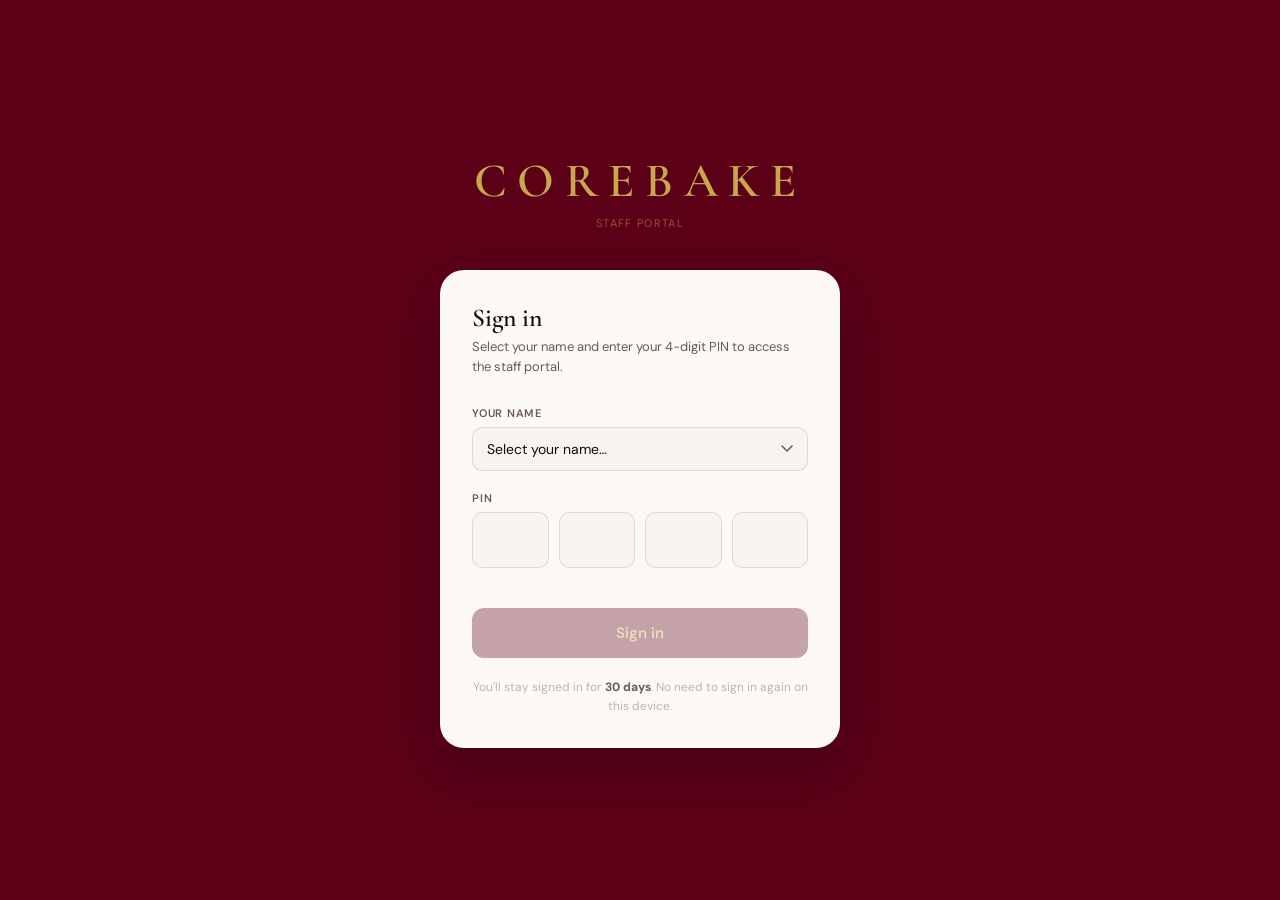
<file: index.html>
<!DOCTYPE html>
<html lang="en">
<head>
<script>
// ─── SESSION GUARD ───
(function(){
  var SESSION_KEY = 'cb_session';
  var PAGE = window.location.pathname.split('/').pop() || 'index.html';
  try {
    var s = JSON.parse(localStorage.getItem(SESSION_KEY));
    if (!s || !s.name || !s.expiry || Date.now() > s.expiry) {
      localStorage.removeItem(SESSION_KEY);
      window.location.replace('login.html?redirect=' + encodeURIComponent(PAGE));
    }
  } catch(e) {
    window.location.replace('login.html?redirect=' + encodeURIComponent(PAGE));
  }
})();
</script>

<meta charset="UTF-8">
<meta name="viewport" content="width=device-width, initial-scale=1.0">
<title>Corebake — Staff Schedule</title>
<link href="https://fonts.googleapis.com/css2?family=Cormorant+Garamond:wght@400;500;600&family=DM+Sans:wght@300;400;500;600&display=swap" rel="stylesheet">
<style>
  :root {
    --bg:         #F7F3EE;
    --warm-white: #FDFAF6;
    --brand:      #5c0018;
    --brand-deep: #3d0010;
    --brand-mid:  #7a0020;
    --gold:       #C9A84C;
    --gold-light: #F5EDD6;
    --gold-pale:  #FBF7ED;
    --gold-dark:  #8B6914;
    --teal:       #2D6E6E;
    --teal-light: #D4EAEA;
    --rose:       #A03030;
    --rose-pale:  #F8EAEA;
    --slate:      #4A5568;
    --slate-light:#EDF0F5;
    --ink:        #1A0A0E;
    --ink-muted:  #6B5560;
    --ink-faint:  #C4AEB6;
    --border:     rgba(92,0,24,0.12);
    --shadow:     0 1px 3px rgba(92,0,24,0.08), 0 4px 16px rgba(92,0,24,0.05);
  }

  * { margin: 0; padding: 0; box-sizing: border-box; }

  body {
    font-family: 'DM Sans', sans-serif;
    background: var(--bg);
    color: var(--ink);
    min-height: 100vh;
  }

  /* ─── HEADER ─── */
  header {
    background: var(--brand);
    color: var(--gold);
    padding: 0 2rem;
    display: flex;
    align-items: center;
    justify-content: space-between;
    height: 68px;
    position: sticky;
    top: 0;
    z-index: 100;
    border-bottom: 1px solid rgba(201,168,76,0.15);
  }

  .logo {
    font-family: 'Cormorant Garamond', serif;
    font-size: 1.6rem;
    font-weight: 600;
    letter-spacing: 0.18em;
    text-transform: uppercase;
    color: var(--gold);
    display: flex;
    align-items: center;
    gap: 0;
  }

  .logo-icon { display: none; }

  .header-right {
    display: flex;
    align-items: center;
    gap: 12px;
  }

  .week-nav {
    display: flex;
    align-items: center;
    gap: 8px;
    font-size: 13px;
    color: rgba(201,168,76,0.7);
  }

  .week-nav button {
    background: rgba(201,168,76,0.12);
    border: 1px solid rgba(201,168,76,0.25);
    color: var(--gold);
    border-radius: 6px;
    width: 28px; height: 28px;
    cursor: pointer;
    font-size: 14px;
    display: flex; align-items: center; justify-content: center;
    transition: background 0.15s;
  }

  .week-nav button:hover { background: rgba(201,168,76,0.22); }

  .week-label {
    font-weight: 500;
    color: var(--gold);
    font-size: 13px;
    min-width: 120px;
    text-align: center;
  }

  .btn-print {
    background: var(--gold);
    color: var(--brand);
    border: none;
    padding: 7px 16px;
    border-radius: 8px;
    font-family: 'DM Sans', sans-serif;
    font-size: 13px;
    font-weight: 600;
    cursor: pointer;
    transition: opacity 0.15s;
  }
  .btn-print:hover { opacity: 0.85; }

  /* ─── MAIN ─── */
  main {
    max-width: 1300px;
    margin: 0 auto;
    padding: 2rem 1.5rem 4rem;
  }

  /* ─── SUMMARY CARDS ─── */
  .summary-row {
    display: grid;
    grid-template-columns: repeat(auto-fit, minmax(140px, 1fr));
    gap: 12px;
    margin-bottom: 2rem;
  }

  .summary-card {
    background: var(--warm-white);
    border: 1px solid var(--border);
    border-radius: 12px;
    padding: 1rem 1.25rem;
  }

  .summary-card .label {
    font-size: 11px;
    font-weight: 500;
    color: var(--ink-muted);
    text-transform: uppercase;
    letter-spacing: 0.06em;
    margin-bottom: 4px;
  }

  .summary-card .value {
    font-size: 26px;
    font-family: 'Cormorant Garamond', serif;
    font-weight: 600;
    color: var(--brand);
    line-height: 1;
  }

  .summary-card .sub {
    font-size: 11px;
    color: var(--ink-faint);
    margin-top: 4px;
  }

  /* ─── TABS ─── */
  .view-tabs {
    display: flex;
    gap: 4px;
    margin-bottom: 1.5rem;
    background: var(--warm-white);
    border: 1px solid var(--border);
    border-radius: 10px;
    padding: 4px;
    width: fit-content;
  }

  .tab-btn {
    background: none;
    border: none;
    padding: 7px 18px;
    border-radius: 7px;
    font-family: 'DM Sans', sans-serif;
    font-size: 13px;
    font-weight: 500;
    color: var(--ink-muted);
    cursor: pointer;
    transition: all 0.15s;
  }

  .tab-btn.active {
    background: var(--brand);
    color: var(--gold);
  }

  /* ─── SCHEDULE GRID ─── */
  .schedule-container {
    background: var(--warm-white);
    border: 1px solid var(--border);
    border-radius: 16px;
    overflow: hidden;
    box-shadow: var(--shadow);
  }

  .schedule-table {
    width: 100%;
    border-collapse: collapse;
  }

  .schedule-table thead tr {
    background: var(--brand);
    color: var(--gold);
  }

  .schedule-table thead th {
    padding: 14px 12px;
    text-align: center;
    font-size: 12px;
    font-weight: 500;
    letter-spacing: 0.03em;
  }

  .schedule-table thead th:first-child {
    text-align: left;
    padding-left: 20px;
    width: 180px;
  }

  .schedule-table thead th .day-name {
    font-family: 'Cormorant Garamond', serif;
    font-weight: 600;
    font-size: 20px;
    display: block;
    line-height: 1;
    color: var(--gold);
  }

  .schedule-table thead th .day-sub {
    font-size: 10px;
    opacity: 0.6;
    margin-top: 2px;
    display: block;
  }

  .schedule-table thead th.today-header {
    background: var(--gold);
    color: var(--brand);
  }

  .schedule-table thead th.today-header .day-name { color: var(--brand); }

  /* Section dividers */
  .section-row td {
    background: rgba(92,0,24,0.04);
    padding: 8px 20px 4px;
    font-size: 10px;
    font-weight: 600;
    text-transform: uppercase;
    letter-spacing: 0.08em;
    color: var(--brand-mid);
    border-top: 1px solid var(--border);
  }

  /* Staff rows */
  .staff-row {
    border-bottom: 1px solid rgba(92,0,24,0.05);
    transition: background 0.1s;
  }

  .staff-row:hover { background: var(--gold-pale); }

  .staff-cell {
    padding: 12px 20px;
    vertical-align: middle;
  }

  .staff-name {
    font-size: 14px;
    font-weight: 500;
    color: var(--ink);
  }

  .staff-role {
    font-size: 11px;
    color: var(--ink-muted);
    margin-top: 1px;
  }

  .shift-cell {
    padding: 8px 6px;
    text-align: center;
    vertical-align: middle;
  }

  /* ─── SHIFT CHIPS ─── */
  .chip {
    display: inline-flex;
    flex-direction: column;
    align-items: center;
    justify-content: center;
    border-radius: 8px;
    padding: 6px 10px;
    font-size: 11px;
    font-weight: 500;
    min-width: 80px;
    cursor: pointer;
    transition: transform 0.1s, opacity 0.1s;
    line-height: 1.3;
    user-select: none;
    position: relative;
  }

  .chip:hover { transform: scale(1.04); }
  .chip:active { transform: scale(0.97); }

  .chip.am {
    background: var(--teal-light);
    color: var(--teal);
    border: 1px solid rgba(45,110,110,0.2);
  }

  .chip.pm {
    background: var(--gold-light);
    color: #8B6914;
    border: 1px solid rgba(196,154,60,0.2);
  }

  .chip.full {
    background: var(--slate-light);
    color: var(--slate);
    border: 1px solid rgba(74,85,104,0.2);
  }

  .chip.off {
    background: var(--rose-pale);
    color: var(--rose);
    border: 1px solid rgba(160,48,48,0.15);
    font-style: italic;
  }

  .chip .chip-time {
    font-size: 9px;
    opacity: 0.7;
    margin-top: 1px;
    font-weight: 400;
  }

  /* ─── STAFF VIEW ─── */
  #view-staff { display: none; }

  .staff-cards {
    display: grid;
    grid-template-columns: repeat(auto-fill, minmax(280px, 1fr));
    gap: 16px;
  }

  .staff-card {
    background: var(--warm-white);
    border: 1px solid var(--border);
    border-radius: 16px;
    overflow: hidden;
    box-shadow: var(--shadow);
    animation: fadeUp 0.3s ease both;
  }

  @keyframes fadeUp {
    from { opacity: 0; transform: translateY(10px); }
    to { opacity: 1; transform: translateY(0); }
  }

  .staff-card-header {
    padding: 1rem 1.25rem;
    display: flex;
    align-items: center;
    gap: 12px;
    border-bottom: 1px solid var(--border);
  }

  .avatar {
    width: 42px; height: 42px;
    border-radius: 50%;
    display: flex; align-items: center; justify-content: center;
    font-family: 'DM Serif Display', serif;
    font-size: 16px;
    flex-shrink: 0;
  }

  .avatar.kitchen { background: var(--teal-light); color: var(--teal); }
  .avatar.bar { background: var(--gold-light); color: #8B6914; }
  .avatar.floor { background: var(--slate-light); color: var(--slate); }

  .staff-card-body {
    padding: 0.75rem 1.25rem 1rem;
  }

  .week-chips {
    display: flex;
    gap: 6px;
    flex-wrap: wrap;
  }

  .mini-chip {
    font-size: 10px;
    font-weight: 500;
    padding: 3px 8px;
    border-radius: 5px;
  }

  .mini-chip.am { background: var(--teal-light); color: var(--teal); }
  .mini-chip.pm { background: var(--gold-light); color: #8B6914; }
  .mini-chip.full { background: var(--slate-light); color: var(--slate); }
  .mini-chip.off { background: var(--rose-pale); color: var(--rose); }

  /* ─── MODAL ─── */
  .modal-overlay {
    display: none;
    position: fixed;
    inset: 0;
    background: rgba(26,23,20,0.5);
    z-index: 200;
    align-items: center;
    justify-content: center;
  }

  .modal-overlay.open { display: flex; }

  .modal {
    background: var(--warm-white);
    border-radius: 20px;
    padding: 2rem;
    width: 340px;
    max-width: 90vw;
    box-shadow: 0 20px 60px rgba(26,23,20,0.2);
    animation: popIn 0.2s ease;
  }

  @keyframes popIn {
    from { opacity: 0; transform: scale(0.94); }
    to { opacity: 1; transform: scale(1); }
  }

  .modal h3 {
    font-family: 'DM Serif Display', serif;
    font-size: 1.3rem;
    margin-bottom: 4px;
  }

  .modal .modal-sub {
    font-size: 12px;
    color: var(--ink-muted);
    margin-bottom: 1.5rem;
  }

  .shift-options {
    display: grid;
    grid-template-columns: 1fr 1fr;
    gap: 10px;
    margin-bottom: 1.5rem;
  }

  .shift-option {
    border: 2px solid var(--border);
    border-radius: 12px;
    padding: 14px 10px;
    text-align: center;
    cursor: pointer;
    transition: all 0.15s;
    font-family: 'DM Sans', sans-serif;
  }

  .shift-option:hover { border-color: var(--ink); }
  .shift-option.selected { border-color: var(--ink); background: var(--gold-pale); }

  .shift-option .opt-label { font-size: 13px; font-weight: 600; color: var(--ink); }
  .shift-option .opt-time { font-size: 10px; color: var(--ink-muted); margin-top: 2px; }

  .modal-actions {
    display: flex;
    gap: 8px;
    justify-content: flex-end;
  }

  .btn-cancel {
    background: none;
    border: 1px solid var(--border);
    border-radius: 8px;
    padding: 9px 18px;
    font-family: 'DM Sans', sans-serif;
    font-size: 13px;
    cursor: pointer;
    color: var(--ink-muted);
    transition: background 0.15s;
  }

  .btn-cancel:hover { background: var(--cream); }

  .btn-save {
    background: var(--ink);
    border: none;
    border-radius: 8px;
    padding: 9px 20px;
    font-family: 'DM Sans', sans-serif;
    font-size: 13px;
    font-weight: 500;
    color: var(--warm-white);
    cursor: pointer;
    transition: opacity 0.15s;
  }

  .btn-save:hover { opacity: 0.8; }

  /* ─── LEGEND ─── */
  .legend {
    display: flex;
    gap: 20px;
    flex-wrap: wrap;
    align-items: center;
    margin-top: 1.5rem;
    padding: 1rem 1.25rem;
    background: var(--warm-white);
    border: 1px solid var(--border);
    border-radius: 12px;
  }

  .legend-label { font-size: 11px; font-weight: 600; color: var(--ink-muted); text-transform: uppercase; letter-spacing: 0.05em; }

  .legend-item {
    display: flex;
    align-items: center;
    gap: 7px;
    font-size: 12px;
    color: var(--ink-muted);
  }

  .legend-dot {
    width: 22px; height: 10px;
    border-radius: 3px;
  }

  .note {
    margin-top: 1rem;
    font-size: 12px;
    color: var(--ink-muted);
    padding-left: 4px;
  }

  /* ─── PORTAL BUTTONS ─── */
  .portal-buttons {
    display: flex;
    gap: 10px;
    margin-bottom: 1.75rem;
    flex-wrap: wrap;
  }

  .portal-btn {
    display: inline-flex;
    align-items: center;
    gap: 7px;
    padding: 10px 18px;
    border-radius: 10px;
    font-family: 'DM Sans', sans-serif;
    font-size: 13px;
    font-weight: 500;
    text-decoration: none;
    cursor: pointer;
    border: none;
    transition: opacity 0.15s, transform 0.1s;
  }
  .portal-btn:active { transform: scale(0.97); }
  .portal-btn:hover  { opacity: 0.85; }

  .portal-btn.overtime {
    background: var(--gold);
    color: var(--brand);
    font-weight: 600;
  }

  .portal-btn.dayoff {
    background: var(--brand);
    color: var(--gold);
    border: 1px solid rgba(201,168,76,0.3);
  }

  .portal-btn.attendance {
    background: var(--warm-white);
    color: var(--brand);
    border: 1.5px solid var(--border);
    font-weight: 600;
  }

  .portal-btn.stock {
    background: #2D6E6E;
    color: #F5EDD6;
    border: 1px solid rgba(245,237,214,0.2);
    font-weight: 600;
  }

  .portal-btn.recipe {
    background: var(--gold);
    color: var(--brand);
    border: 1px solid rgba(92,0,24,0.15);
    font-weight: 600;
  }

  .portal-btn.disabled {
    opacity: 0.45;
    cursor: not-allowed;
    pointer-events: none;
  }
  .portal-btn.disabled:active { transform: none; }
  .portal-btn.disabled::after {
    content: 'Soon';
    margin-left: 6px;
    background: rgba(255,255,255,0.18);
    padding: 2px 7px;
    border-radius: 30px;
    font-size: 10px;
    font-weight: 500;
    text-transform: uppercase;
    letter-spacing: 0.05em;
  }

  .portal-btn-icon { font-size: 15px; }

  /* ─── LEGEND ─── */
  .legend {
    display: flex;
    gap: 20px;
    flex-wrap: wrap;
    align-items: center;
    margin-top: 1.5rem;
    padding: 1rem 1.25rem;
    background: var(--warm-white);
    border: 1px solid var(--border);
    border-radius: 12px;
  }

  .legend-label { font-size: 11px; font-weight: 600; color: var(--ink-muted); text-transform: uppercase; letter-spacing: 0.05em; }

  .legend-item {
    display: flex;
    align-items: center;
    gap: 7px;
    font-size: 12px;
    color: var(--ink-muted);
  }

  .legend-dot { width: 22px; height: 10px; border-radius: 3px; }

  .note {
    margin-top: 1rem;
    font-size: 12px;
    color: var(--ink-muted);
    padding-left: 4px;
  }

  /* ─── AVATAR ─── */
  .avatar.kitchen { background: var(--teal-light); color: var(--teal); }
  .avatar.bar     { background: var(--gold-light); color: var(--gold-dark); }
  .avatar.floor   { background: var(--slate-light); color: var(--slate); }

  /* ─── PRINT ─── */
  @media print {
    header { position: static; background: white; }
    .view-tabs, .btn-print, .modal-overlay, .note, .portal-buttons { display: none !important; }
    .chip { cursor: default; }
    body { background: white; }
    main { padding: 1rem; }
    .schedule-table thead tr { background: #5c0018 !important; -webkit-print-color-adjust: exact; }
  }

  /* ─── MOBILE ─── */
  @media (max-width: 768px) {
    header { padding: 0 1rem; height: 60px; }
    .logo { font-size: 1.3rem; letter-spacing: 0.14em; }
    .week-nav .week-label { font-size: 12px; min-width: 80px; }
    main { padding: 1rem 0.75rem 3rem; }

    /* Scrollable week table — stays visible on mobile */
    .schedule-container {
      overflow-x: auto;
      -webkit-overflow-scrolling: touch;
      border-radius: 12px;
    }
    .schedule-table { min-width: 560px; }
    .schedule-table thead th { padding: 10px 6px; }
    .schedule-table thead th:first-child { width: 110px; padding-left: 10px; }
    .schedule-table thead th .day-name { font-size: 16px; }
    .staff-cell { padding: 10px 10px; }
    .staff-name { font-size: 13px; }
    .staff-role { font-size: 10px; }
    .shift-cell { padding: 6px 4px; }
    .chip { min-width: 58px; font-size: 10px; padding: 5px 5px; }
    .chip .chip-time { display: none; }

    /* Scroll hint */
    .schedule-container::after {
      content: '';
      position: absolute;
      right: 0; top: 0; bottom: 0;
      width: 28px;
      background: linear-gradient(to right, transparent, rgba(249,243,238,0.8));
      pointer-events: none;
      border-radius: 0 12px 12px 0;
    }
    .schedule-wrap { position: relative; }

    .summary-row { grid-template-columns: repeat(2, 1fr); }
    .summary-card .value { font-size: 22px; }

    .portal-buttons { gap: 8px; display: grid; grid-template-columns: 1fr 1fr; }
    .portal-btn { flex: 1; justify-content: center; font-size: 12px; padding: 12px 8px; }

    .view-tabs { width: 100%; }
    .tab-btn { flex: 1; text-align: center; padding: 7px 10px; }

    .btn-print { display: none; }

    /* Hide mobile card view — we use scrollable table instead */
    #mobile-schedule { display: none !important; }
  }

  @media (min-width: 769px) {
    #mobile-schedule { display: none; }
  }

  /* Mobile day cards — hidden, kept for potential future use */
  #mobile-schedule { display: none; }
  .mobile-day-group { margin-bottom: 1.25rem; }
  .mobile-day-header { display: flex; align-items: center; gap: 10px; padding: 8px 12px; background: var(--brand); color: var(--gold); border-radius: 10px 10px 0 0; font-size: 13px; font-weight: 500; }
  .mobile-day-header.today { background: var(--gold); color: var(--brand); }
  .mobile-day-num { font-family: 'Cormorant Garamond', serif; font-size: 1.4rem; line-height: 1; font-weight: 600; }
  .mobile-day-name { font-size: 11px; opacity: 0.7; }
  .mobile-day-body { background: var(--warm-white); border: 1px solid var(--border); border-top: none; border-radius: 0 0 10px 10px; overflow: hidden; }
  .mobile-staff-row { display: flex; align-items: center; justify-content: space-between; padding: 10px 14px; border-bottom: 1px solid rgba(92,0,24,0.05); gap: 10px; }
  .mobile-staff-row:last-child { border-bottom: none; }
  .mobile-cat-divider { padding: 5px 14px 2px; font-size: 9px; font-weight: 700; text-transform: uppercase; letter-spacing: 0.08em; color: var(--brand-mid); background: rgba(92,0,24,0.04); border-bottom: 1px solid var(--border); }
  .mobile-name { font-size: 13px; font-weight: 500; color: var(--ink); }
  .mobile-role { font-size: 10px; color: var(--ink-muted); }
  .mobile-chip { font-size: 11px; font-weight: 500; padding: 5px 10px; border-radius: 7px; white-space: nowrap; flex-shrink: 0; }
  .mobile-chip.am   { background: var(--teal-light); color: var(--teal); }
  .mobile-chip.pm   { background: var(--gold-light); color: var(--gold-dark); }
  .mobile-chip.full { background: var(--slate-light); color: var(--slate); }
  .mobile-chip.off  { background: var(--rose-pale); color: var(--rose); font-style: italic; }
</style>
<style>
  /* ─── SPLASH SCREEN ─── */
  #splash {
    position: fixed; inset: 0; z-index: 9999;
    background: var(--brand);
    display: flex; flex-direction: column;
    align-items: center; justify-content: center; gap: 20px;
    transition: opacity 0.5s ease, visibility 0.5s ease;
  }
  #splash.hidden { opacity: 0; visibility: hidden; pointer-events: none; }

  .splash-wordmark {
    font-family: 'Cormorant Garamond', serif;
    font-size: 2.8rem;
    font-weight: 600;
    letter-spacing: 0.22em;
    color: var(--gold);
    text-transform: uppercase;
  }

  .splash-bar-track { width: 200px; height: 2px; background: rgba(201,168,76,0.2); border-radius: 2px; overflow: hidden; }
  .splash-bar-fill  { height: 100%; width: 0%; background: var(--gold); border-radius: 2px; transition: width 0.25s ease; }
  .splash-status    { font-size: 12px; color: rgba(201,168,76,0.45); letter-spacing: 0.06em; min-height: 16px; }
  .splash-dots      { display: flex; gap: 7px; }
  .splash-dot {
    width: 6px; height: 6px; border-radius: 50%;
    background: rgba(201,168,76,0.25);
    animation: dotpulse 1.2s ease-in-out infinite;
  }
  .splash-dot:nth-child(2) { animation-delay: 0.2s; }
  .splash-dot:nth-child(3) { animation-delay: 0.4s; }
  @keyframes dotpulse {
    0%,80%,100% { background: rgba(201,168,76,0.25); transform: scale(1); }
    40% { background: var(--gold); transform: scale(1.5); }
  }

  #app-content { display: none; }
  #app-content.visible { display: block; animation: appFadeIn 0.4s ease; }
  @keyframes appFadeIn { from { opacity: 0; transform: translateY(6px); } to { opacity: 1; transform: translateY(0); } }

  #loading-bar { display: none; height: 3px; background: var(--gold); width: 100%; position: sticky; top: 68px; z-index: 99; }
  #error-banner { display: none; background: #FEF3CD; border-bottom: 1px solid #F0C040; padding: 10px 2rem; font-size: 13px; color: #7A5C00; }
  #last-updated { text-align: right; padding: 5px 1.5rem 0; font-size: 11px; color: var(--ink-faint); }

  .chip.unassigned {
    background: rgba(92,0,24,0.06);
    color: var(--brand);
    border: 1px dashed rgba(92,0,24,0.25);
    font-style: italic;
    opacity: 0.75;
  }
  .mini-chip.unassigned {
    background: rgba(92,0,24,0.06);
    color: var(--brand);
    font-style: italic;
    border: 1px dashed rgba(92,0,24,0.2);
  }
  .mobile-chip.unassigned {
    background: rgba(92,0,24,0.06);
    color: var(--brand);
    font-style: italic;
  }

  .btn-refresh {
    background: rgba(201,168,76,0.12);
    border: 1px solid rgba(201,168,76,0.25);
    color: var(--gold);
    border-radius: 6px;
    width: 32px; height: 32px;
    cursor: pointer;
    font-size: 17px;
    display: flex; align-items: center; justify-content: center;
    transition: background 0.15s;
  }
  .btn-refresh:hover { background: rgba(201,168,76,0.22); }
  .btn-logout-header:hover { background: rgba(201,168,76,0.12); color: var(--gold); }
  @media(max-width:768px) { .btn-print { display:none; } }
  .btn-refresh.spinning { animation: spin 0.7s linear infinite; }
  @keyframes spin { to { transform: rotate(360deg); } }

  /* ─── PROFILE DROPDOWN ─── */
  .profile-btn {
    width: 36px; height: 36px; border-radius: 50%;
    background: rgba(201,168,76,0.15);
    border: 1.5px solid rgba(201,168,76,0.3);
    cursor: pointer; display: flex; align-items: center; justify-content: center;
    font-size: 15px; font-weight: 700;
    color: var(--gold); font-family: 'Cormorant Garamond', serif;
    transition: background 0.15s; position: relative; flex-shrink: 0;
  }
  .profile-btn:hover { background: rgba(201,168,76,0.25); }
  .profile-dropdown {
    position: absolute; top: calc(100% + 10px); right: 0;
    background: var(--warm-white);
    border: 1px solid var(--border);
    border-radius: 14px; padding: 6px;
    box-shadow: 0 8px 32px rgba(0,0,0,0.18);
    min-width: 180px; z-index: 300;
    display: none; flex-direction: column; gap: 2px;
    animation: dropIn 0.15s ease;
  }
  .profile-dropdown.open { display: flex; }
  @keyframes dropIn { from{opacity:0;transform:translateY(-6px);}to{opacity:1;transform:translateY(0);} }
  .profile-info { padding:10px 12px 8px; border-bottom:1px solid var(--border); margin-bottom:4px; }
  .profile-info-name { font-size:14px; font-weight:600; color:var(--ink); }
  .profile-info-role { font-size:11px; color:var(--ink-muted); margin-top:1px; }
  .dropdown-item {
    display:flex; align-items:center; gap:9px; padding:9px 12px; border-radius:9px;
    font-size:13px; color:var(--ink); cursor:pointer; border:none; background:none;
    font-family:'DM Sans',sans-serif; width:100%; text-align:left;
    transition:background 0.12s; text-decoration:none;
  }
  .dropdown-item:hover { background:rgba(92,0,24,0.05); }
  .dropdown-item.danger { color:var(--rose); }
  .dropdown-item.danger:hover { background:var(--rose-pale); }
  .dropdown-item svg { width:15px;height:15px;stroke:currentColor;fill:none;stroke-width:2;stroke-linecap:round;stroke-linejoin:round;flex-shrink:0; }

</style>
</head>
<body>

<!-- SPLASH -->
<div id="splash">
  <div class="splash-wordmark">Corebake</div>
  <div class="splash-bar-track"><div class="splash-bar-fill" id="splash-bar"></div></div>
  <div class="splash-status" id="splash-status">Loading schedule…</div>
  <div class="splash-dots">
    <div class="splash-dot"></div><div class="splash-dot"></div><div class="splash-dot"></div>
  </div>
</div>

<!-- APP -->
<div id="app-content">

<header>
  <!-- Logo -->
  <div class="logo">COREBAKE</div>

  <!-- Week nav center -->
  <div class="week-nav">
    <button onclick="changeWeek(-1)">‹</button>
    <span class="week-label" id="week-label">Loading…</span>
    <button onclick="changeWeek(1)">›</button>
  </div>

  <!-- Right: refresh + print + profile -->
  <div style="display:flex;align-items:center;gap:10px;">
    <button class="btn-refresh" id="refresh-btn" onclick="manualRefresh()" title="Sync">↻</button>
    <button class="btn-print" onclick="window.print()">Print</button>
    <div style="position:relative;">
      <button class="profile-btn" id="profile-btn" onclick="toggleProfile(event)">
        <span id="profile-initial">?</span>
      </button>
      <div class="profile-dropdown" id="profile-dropdown">
        <div class="profile-info">
          <div class="profile-info-name" id="dd-name">—</div>
          <div class="profile-info-role" id="dd-role">—</div>
        </div>
        <a href="attendance.html" class="dropdown-item">
          <svg viewBox="0 0 24 24"><circle cx="12" cy="12" r="10"/><polyline points="12 6 12 12 16 14"/></svg>
          Attendance
        </a>
        <a href="overtime-form.html" class="dropdown-item">
          <svg viewBox="0 0 24 24"><circle cx="12" cy="12" r="10"/><line x1="12" y1="8" x2="12" y2="12"/><line x1="12" y1="16" x2="12.01" y2="16"/></svg>
          Overtime Form
        </a>
        <a href="dayoff-form.html" class="dropdown-item">
          <svg viewBox="0 0 24 24"><rect x="3" y="4" width="18" height="18" rx="2"/><line x1="16" y1="2" x2="16" y2="6"/><line x1="8" y1="2" x2="8" y2="6"/><line x1="3" y1="10" x2="21" y2="10"/></svg>
          Day Off Request
        </a>
        <button class="dropdown-item danger" onclick="cbLogout()">
          <svg viewBox="0 0 24 24"><path d="M9 21H5a2 2 0 0 1-2-2V5a2 2 0 0 1 2-2h4"/><polyline points="16 17 21 12 16 7"/><line x1="21" y1="12" x2="9" y2="12"/></svg>
          Sign out
        </button>
      </div>
    </div>
  </div>
</header>

<div id="loading-bar"></div>
<div id="error-banner"></div>
<div id="last-updated"></div>

<main>

  <!-- Summary -->
  <!-- Portal Buttons -->
  <div class="portal-buttons">
    <a href="overtime-form.html" class="portal-btn overtime">
      <span class="portal-btn-icon">⏱</span> Overtime Form
    </a>
    <a href="dayoff-form.html" class="portal-btn dayoff">
      <span class="portal-btn-icon">📅</span> Day Off Request
    </a>
    <a href="attendance.html" class="portal-btn attendance">
      <span class="portal-btn-icon">👆</span> Clock In / Out
    </a>
    <a href="stock-count.html" class="portal-btn stock">
      <span class="portal-btn-icon">📦</span> Stock Opname
    </a>
  </div>

  <!-- View Tabs -->
  <div class="view-tabs">
    <button class="tab-btn active" onclick="switchView('week', this)">Week view</button>
    <button class="tab-btn" onclick="switchView('staff', this)">By staff</button>
  </div>

  <!-- Week View -->
  <div id="view-week">
    <div class="schedule-wrap">
    <div class="schedule-container">
      <table class="schedule-table">
        <thead>
          <tr id="table-header"></tr>
        </thead>
        <tbody id="table-body"></tbody>
      </table>
    </div>
    </div>
    <div class="legend">
      <span class="legend-label">Legend</span>
      <div class="legend-item"><div class="legend-dot" style="background:var(--teal-light);border:1px solid rgba(45,110,110,0.2)"></div> Shift 1 (AM) — FOH 08:30–16:30 · PROD 04:30–12:30</div>
      <div class="legend-item"><div class="legend-dot" style="background:var(--gold-light);border:1px solid rgba(196,154,60,0.2)"></div> Shift 2 (PM) — FOH 10:00–18:00 · PROD 09:00–17:00</div>
      <div class="legend-item"><div class="legend-dot" style="background:var(--slate-light);border:1px solid rgba(74,85,104,0.2)"></div> Full Day — FOH 08:30–18:00 · PROD 04:30–17:00</div>
      <div class="legend-item"><div class="legend-dot" style="background:var(--rose-pale);border:1px solid rgba(160,48,48,0.15)"></div> Day Off</div>
    </div>
    <p class="note">Schedule syncs automatically from Google Sheet every 2 minutes.</p>
  </div>

  <!-- Mobile Schedule (shown on small screens) -->
  <div id="mobile-schedule"></div>

  <!-- Staff View -->
  <div id="view-staff">
    <div class="staff-cards" id="staff-cards"></div>
  </div>

</main>
</div><!-- /app-content -->

<!-- Edit Modal -->
<div class="modal-overlay" id="modal" onclick="closeModal(event)">
  <div class="modal">
    <h3 id="modal-title">Edit Shift</h3>
    <div class="modal-sub" id="modal-sub"></div>
    <div class="shift-options" id="shift-options"></div>
    <div class="modal-actions">
      <button class="btn-cancel" onclick="closeModal()">Cancel</button>
      <button class="btn-save" onclick="saveShift()">Save</button>
    </div>
  </div>
</div>

<script>
// ─── CONFIG ───
const SHEET_URL  = 'https://docs.google.com/spreadsheets/d/e/2PACX-1vS6FdWT2Oj6_sXZTM7c4K5mnn-j_fxommGtfVx8gcoi8C3zb2nzPNktqiYTWQhqByGyV8TZSYWhgctb/pub?output=csv';
const CACHE_KEY  = 'corebake_roster_v2';

function localDateStr(d) {
  const dt = d || new Date();
  return dt.getFullYear() + '-' + String(dt.getMonth()+1).padStart(2,'0') + '-' + String(dt.getDate()).padStart(2,'0');
}
const CACHE_TTL  = 90 * 1000;
const PROXIES    = [
  u => `https://corsproxy.io/?url=${encodeURIComponent(u)}`,
  u => `https://api.codetabs.com/v1/proxy/?quest=${encodeURIComponent(u)}`,
  u => `https://api.allorigins.win/raw?url=${encodeURIComponent(u)}`,
  u => `https://cors.x2u.in/${u}`,
];

// ─── CONFIG ───
// weekOffset = number of weeks from the first week in the sheet (0, 1, 2, ...)
// No limit — navigate to any week that has data in the sheet

const SHIFT_TYPES = {
  am:   { label: 'Shift 1',    cls: 'am'          },
  pm:   { label: 'Shift 2',    cls: 'pm'          },
  full: { label: 'Full Day',   cls: 'full'        },
  off:  { label: 'Day Off',    cls: 'off'         },
  none: { label: 'Unassigned', cls: 'unassigned'  },
};
function shiftTime(type, cat) {
  if (type === 'off' || type === 'none') return '—';
  const isProd = cat === 'kitchen';
  if (type === 'am')   return isProd ? '04:30–12:30' : '08:30–16:30';
  if (type === 'pm')   return isProd ? '09:00–17:00' : '10:00–18:00';
  if (type === 'full') return isProd ? '04:30–17:00' : '08:30–18:00';
  return '—';
}

let STAFF = [];
let scheduleData = {};
let weekOffset   = 0;
let BASE_WEEK    = new Date(2026, 3, 21); // overwritten dynamically from sheet dates
const CAT_LABELS = { kitchen: 'Kitchen', bar: 'Bar & Coffee', foh: 'Front of House', floor: 'Floor' };
const DAY_NAMES  = ['Mon','Tue','Wed','Thu','Fri','Sat','Sun'];
const MONTHS     = ['Jan','Feb','Mar','Apr','May','Jun','Jul','Aug','Sep','Oct','Nov','Dec'];

// ─── SPLASH ───
function setSplash(msg, pct) {
  const s = document.getElementById('splash-status');
  const b = document.getElementById('splash-bar');
  if (s) s.textContent = msg;
  if (b && pct !== undefined) b.style.width = pct + '%';
}
function hideSplash() {
  document.getElementById('splash').classList.add('hidden');
  document.getElementById('app-content').classList.add('visible');
}

// ─── CACHE ───
function saveCache(csv) { try { localStorage.setItem(CACHE_KEY, JSON.stringify({ ts: Date.now(), csv })); } catch(e) {} }
function loadCache() {
  try {
    const r = localStorage.getItem(CACHE_KEY);
    if (!r) return null;
    const { ts, csv } = JSON.parse(r);
    return Date.now() - ts < CACHE_TTL ? csv : null;
  } catch(e) { return null; }
}

// ─── CSV ───
// ─── CSV PARSER (raw line splitter) ───
function splitCSVLine(line) {
  const cols=[]; let cur='', inQ=false;
  for (const ch of line) {
    if (ch==='"') inQ=!inQ;
    else if (ch===',' && !inQ) { cols.push(cur.trim()); cur=''; }
    else cur+=ch;
  }
  cols.push(cur.trim());
  return cols.map(c=>c.replace(/^"|"$/g,''));
}

// ─── RACE FETCH ───
// Google published CSVs support CORS directly — try direct first, proxies as fallback
async function raceFetch(url) {
  // 1. Try direct fetch (works for published Google Sheets CSVs)
  try {
    const r = await fetch(url, { cache: 'no-store' });
    if (r.ok) {
      const t = await r.text();
      if (t && t.length > 20) return t;
    }
  } catch(e) { /* fall through to proxies */ }

  // 2. Fallback: race the proxies
  return new Promise((resolve, reject) => {
    let done=false, fails=0;
    const proxies = PROXIES;
    if (!proxies.length) { reject(new Error('No proxies')); return; }
    proxies.forEach(fn => {
      fetch(fn(url), { cache:'no-store' })
        .then(r => { if (!r.ok) throw new Error(); return r.text(); })
        .then(t  => { if (!done && t.length>20) { done=true; resolve(t); } })
        .catch(() => { if (++fails===proxies.length && !done) reject(new Error('All proxies failed')); });
    });
  });
}

function applyCSV(text) {
  const lines = text.trim().split(/\r?\n/).filter(l => l.trim());
  if (lines.length < 2) throw new Error('Sheet appears empty');

  const nameRow = splitCSVLine(lines[0]);
  const roleRow = splitCSVLine(lines[1] || '');
  const catRow  = splitCSVLine(lines[2] || '');

  STAFF = [];
  for (let ci = 1; ci < nameRow.length; ci++) {
    const name = nameRow[ci].trim();
    if (!name) continue;
    STAFF.push({
      name,
      role:     (roleRow[ci] || '').trim(),
      cat:      (catRow[ci]  || 'foh').toLowerCase().trim(),
      colIndex: ci,
    });
  }
  if (!STAFF.length) throw new Error('No staff columns found in sheet');

  // Parse all date rows into dateMap: 'YYYY-MM-DD' → [shift per staff]
  const dateMap = {};
  for (let ri = 3; ri < lines.length; ri++) {
    const row   = splitCSVLine(lines[ri]);
    const label = (row[0] || '').trim();
    if (!label) continue;
    const date = parseFlexDate(label);
    if (!date) continue;
    const key = localDateStr(date);
    dateMap[key] = STAFF.map(s => {
      const val = (row[s.colIndex] || '').toLowerCase().trim();
      return ['am','pm','full','off'].includes(val) ? val : null;
    });
  }

  const allDates = Object.keys(dateMap).sort();
  if (!allDates.length) throw new Error('No date rows found in sheet');

  // Find first Monday on or before the first date
  let baseDate = new Date(allDates[0] + 'T00:00:00');
  while (baseDate.getDay() !== 1) baseDate.setDate(baseDate.getDate() - 1);
  BASE_WEEK.setFullYear(baseDate.getFullYear(), baseDate.getMonth(), baseDate.getDate());

  // Group into 7-day weeks (Mon–Sun)
  const lastDate   = new Date(allDates[allDates.length - 1] + 'T00:00:00');
  const totalWeeks = Math.ceil(((lastDate - baseDate) / (1000*60*60*24) + 1) / 7);

  scheduleData = {};
  for (let w = 0; w < totalWeeks; w++) {
    const sched = {};
    STAFF.forEach((_, si) => { sched[si] = {}; });
    for (let di = 0; di < 7; di++) {
      const d = new Date(baseDate);
      d.setDate(d.getDate() + w * 7 + di);
      const key = localDateStr(d);
      STAFF.forEach((s, si) => {
        sched[si][di] = (dateMap[key] && dateMap[key][si] != null)
          ? dateMap[key][si] : 'none';
      });
    }
    scheduleData[`w${w}`] = sched;
  }
  scheduleData._totalWeeks = totalWeeks;
}

// Parse flexible date formats: "1 May 2026", "01 May 2026", "2026-05-01", "01/05/2026"
const MONTH_NAMES = {jan:0,feb:1,mar:2,apr:3,may:4,jun:5,jul:6,aug:7,sep:8,oct:9,nov:10,dec:11};
function parseFlexDate(str) {
  if (!str) return null;
  str = str.trim();
  // ISO format: 2026-05-01
  if (/^\d{4}-\d{2}-\d{2}$/.test(str)) return new Date(str + 'T00:00:00');
  // "1 May 2026" or "01 May 2026"
  const m1 = str.match(/^(\d{1,2})\s+([A-Za-z]+)\s+(\d{4})$/);
  if (m1) {
    const mon = MONTH_NAMES[m1[2].toLowerCase().slice(0,3)];
    if (mon !== undefined) return new Date(parseInt(m1[3]), mon, parseInt(m1[1]));
  }
  // "01/05/2026" DD/MM/YYYY
  const m2 = str.match(/^(\d{1,2})\/(\d{1,2})\/(\d{4})$/);
  if (m2) return new Date(parseInt(m2[3]), parseInt(m2[2])-1, parseInt(m2[1]));
  return null;
}

// ─── FETCH ───
async function fetchSheet(isManual=false) {
  if (isManual) { const b=document.getElementById('refresh-btn'); if(b) b.classList.add('spinning'); hideError(); }
  const firstLoad = !document.getElementById('app-content').classList.contains('visible');
  try {
    if (firstLoad) {
      setSplash('Checking cache…', 20);
      const cached = loadCache();
      if (cached) {
        setSplash('Loading…', 65);
        applyCSV(cached);
        setSplash('Ready!', 100);
        // Auto-jump to current week within the biweek
        autoSetWeek();
        setTimeout(() => { hideSplash(); render(); }, 180);
        raceFetch(SHEET_URL + '&t=' + Date.now()).then(t => { saveCache(t); applyCSV(t); render(); syncTime(); }).catch(()=>{});
        return;
      }
      setSplash('Fetching schedule…', 35);
    }
    const text = await raceFetch(SHEET_URL + '&t=' + Date.now());
    saveCache(text);
    applyCSV(text);
    if (firstLoad) {
      autoSetWeek();
      setSplash('Ready!', 100);
      setTimeout(() => { hideSplash(); render(); syncTime(); }, 220);
    } else { render(); syncTime(); }
  } catch(e) {
    if (firstLoad) hideSplash();
    showError(e.message);
  } finally {
    const b=document.getElementById('refresh-btn'); if(b) b.classList.remove('spinning');
  }
}

// Auto-detect which week offset today falls in
function autoSetWeek() {
  const today = new Date(); today.setHours(0,0,0,0);
  const total = scheduleData._totalWeeks || 1;
  for (let w = 0; w < total; w++) {
    const weekStart = new Date(BASE_WEEK); weekStart.setDate(weekStart.getDate() + w*7);
    const weekEnd   = new Date(weekStart); weekEnd.setDate(weekEnd.getDate() + 6); // Sun
    if (today >= weekStart && today <= weekEnd) { weekOffset = w; return; }
  }
  weekOffset = 0;
}

function manualRefresh() { fetchSheet(true); }
function syncTime() { const e=document.getElementById('last-updated'); if(e) e.textContent='Synced: '+new Date().toLocaleTimeString(); }
function showError(m) { const e=document.getElementById('error-banner'); if(e){ e.innerHTML='⚠ '+m+' &nbsp;·&nbsp; <a href="'+SHEET_URL+'" target="_blank" style="color:inherit;text-decoration:underline">Open Sheet</a>'; e.style.display='block'; } }
function hideError() { const e=document.getElementById('error-banner'); if(e) e.style.display='none'; }

function getSchedule(offset) {
  const key = `w${offset}`;
  if (!scheduleData[key]) {
    const s={};
    STAFF.forEach((_,si) => { s[si]={}; for(let di=0;di<7;di++) s[si][di]='none'; });
    return s;
  }
  return scheduleData[key];
}

function getWeekDates(offset) {
  return Array.from({length:7}, (_,i) => {
    const d = new Date(BASE_WEEK);
    d.setDate(d.getDate() + offset*7 + i);
    return d;
  });
}
function formatDate(d) { return `${DAY_NAMES[d.getDay()===0?6:d.getDay()-1]} ${d.getDate()}`; }
function formatWeekLabel(dates) {
  const s = dates[0], e = dates[6];
  const sameMonth = s.getMonth() === e.getMonth();
  return sameMonth
    ? `${MONTHS[s.getMonth()]} ${s.getDate()} – ${e.getDate()}`
    : `${s.getDate()} ${MONTHS[s.getMonth()]} – ${e.getDate()} ${MONTHS[e.getMonth()]}`;
}

// ─── WEEK NAV ───
function changeWeek(dir) {
  const total = scheduleData._totalWeeks || 1;
  weekOffset = Math.max(0, Math.min(total - 1, weekOffset + dir));
  render();
}

// ─── RENDER ───
function render() {
  if (!STAFF.length) return;
  const dates = getWeekDates(weekOffset);
  const sched = getSchedule(weekOffset);
  const total = scheduleData._totalWeeks || 1;

  // Update header — just date range, no Wk N badge
  document.getElementById('week-label').textContent = formatWeekLabel(dates);

  // Disable nav arrows at boundaries
  const prevBtn = document.querySelector('.week-nav button:first-child');
  const nextBtn = document.querySelector('.week-nav button:last-child');
  if (prevBtn) prevBtn.style.opacity = weekOffset === 0 ? '0.3' : '1';
  if (nextBtn) nextBtn.style.opacity = weekOffset === total-1 ? '0.3' : '1';

  renderTable(dates, sched);
  renderMobile(dates, sched);
  renderStaffCards(dates, sched);
}

function renderSummary(sched) {
  let total=0,am=0,pm=0,full=0,off=0;
  STAFF.forEach((_,si) => { for(let di=0;di<7;di++) {
    const t=sched[si]?sched[si][di]:'none';
    if(t==='off') off++;
    else if(t!=='none') { total++; if(t==='am') am++; else if(t==='pm') pm++; else if(t==='full') full++; }
  }});
  document.getElementById('summary-row').innerHTML=`
    <div class="summary-card"><div class="label">Total staff</div><div class="value">${STAFF.length}</div><div class="sub">across all roles</div></div>
    <div class="summary-card"><div class="label">Shifts this week</div><div class="value">${total}</div><div class="sub">${off} days off</div></div>
    <div class="summary-card"><div class="label">Shift 1 (AM)</div><div class="value">${am}</div><div class="sub">PROD 04:30 · FOH 08:30</div></div>
    <div class="summary-card"><div class="label">Shift 2 (PM)</div><div class="value">${pm}</div><div class="sub">PROD 09:00 · FOH 10:00</div></div>
    <div class="summary-card"><div class="label">Full Day</div><div class="value">${full}</div><div class="sub">PROD 05:00 · FOH 08:00</div></div>`;
}

function renderTable(dates, sched) {
  const today=new Date();
  let hHtml=`<th>Staff member</th>`;
  dates.forEach(d => {
    const isToday=d.toDateString()===today.toDateString();
    hHtml+=`<th class="${isToday?'today-header':''}"><span class="day-name">${d.getDate()}</span><span class="day-sub">${DAY_NAMES[d.getDay()===0?6:d.getDay()-1]}</span></th>`;
  });
  document.getElementById('table-header').innerHTML=hHtml;

  let bHtml=''; let lastCat=null;
  STAFF.forEach((s,si) => {
    if(s.cat!==lastCat) { bHtml+=`<tr class="section-row"><td colspan="8">${CAT_LABELS[s.cat]||s.cat}</td></tr>`; lastCat=s.cat; }
    bHtml+=`<tr class="staff-row"><td class="staff-cell"><div class="staff-name">${s.name}</div><div class="staff-role">${s.role}</div></td>`;
    for(let di=0;di<7;di++) {
      const type=(sched[si]&&sched[si][di])||'none';
      const sh=SHIFT_TYPES[type]||SHIFT_TYPES.none;
      const time = type!=='none'&&type!=='off' ? `<span class="chip-time">${shiftTime(type,s.cat)}</span>` : '';
      bHtml+=`<td class="shift-cell"><div class="chip ${sh.cls}">${sh.label}${time}</div></td>`;
    }
    bHtml+=`</tr>`;
  });
  document.getElementById('table-body').innerHTML=bHtml;
}

function renderMobile(dates, sched) {
  const today=new Date();
  const CAT_ORDER=['kitchen','floor','bar'];
  let html='';
  dates.forEach((d,di) => {
    const isToday=d.toDateString()===today.toDateString();
    html+=`<div class="mobile-day-group"><div class="mobile-day-header ${isToday?'today':''}">
      <span class="mobile-day-num">${d.getDate()}</span>
      <span class="mobile-day-name">${DAY_NAMES[d.getDay()===0?6:d.getDay()-1]}${isToday?' · Today':''}</span>
    </div><div class="mobile-day-body">`;
    let lastCat=null;
    const sorted=STAFF.map((s,si)=>({s,si})).sort((a,b)=>CAT_ORDER.indexOf(a.s.cat)-CAT_ORDER.indexOf(b.s.cat));
    sorted.forEach(({s,si}) => {
      if(s.cat!==lastCat) { html+=`<div class="mobile-cat-divider">${CAT_LABELS[s.cat]||s.cat}</div>`; lastCat=s.cat; }
      const type=(sched[si]&&sched[si][di])||'none';
      const sh=SHIFT_TYPES[type]||SHIFT_TYPES.none;
      const time = type!=='none'&&type!=='off' ? ' · '+shiftTime(type,s.cat) : '';
      html+=`<div class="mobile-staff-row"><div><div class="mobile-name">${s.name}</div><div class="mobile-role">${s.role}</div></div>
        <div class="mobile-chip ${sh.cls}">${sh.label}${time}</div></div>`;
    });
    html+=`</div></div>`;
  });
  document.getElementById('mobile-schedule').innerHTML=html;
}

function renderStaffCards(dates, sched) {
  let html='';
  STAFF.forEach((s,si) => {
    const initials=s.name.substring(0,2).toUpperCase();
    html+=`<div class="staff-card" style="animation-delay:${si*0.04}s">
      <div class="staff-card-header">
        <div class="avatar ${s.cat}">${initials}</div>
        <div><div style="font-size:15px;font-weight:500">${s.name}</div><div style="font-size:12px;color:var(--ink-muted)">${s.role}</div></div>
      </div>
      <div class="staff-card-body">
        <div style="font-size:11px;color:var(--ink-muted);margin-bottom:8px;text-transform:uppercase;letter-spacing:0.05em;font-weight:500">Week ${weekOffset+1}</div>
        <div class="week-chips">`;
    dates.forEach((d,di) => {
      const type=(sched[si]&&sched[si][di])||'none';
      const sh=SHIFT_TYPES[type]||SHIFT_TYPES.none;
      html+=`<div class="mini-chip ${sh.cls}" title="${formatDate(d)}: ${sh.label}">${d.getDate()} ${sh.label}</div>`;
    });
    html+=`</div></div></div>`;
  });
  document.getElementById('staff-cards').innerHTML=html;
}

// ─── VIEW TABS ───
function switchView(view, btn) {
  document.querySelectorAll('.tab-btn').forEach(b=>b.classList.remove('active'));
  btn.classList.add('active');
  document.getElementById('view-week').style.display=view==='week'?'block':'none';
  document.getElementById('view-staff').style.display=view==='staff'?'block':'none';
}

// ─── MODAL (stub) ───
function closeModal(e) { if(e&&e.target!==document.getElementById('modal'))return; document.getElementById('modal').classList.remove('open'); }
function saveShift() {}




// ─── PROFILE DROPDOWN ───
function toggleProfile(e) {
  e.stopPropagation();
  document.getElementById('profile-dropdown').classList.toggle('open');
}
document.addEventListener('click', () => {
  const dd = document.getElementById('profile-dropdown');
  if (dd) dd.classList.remove('open');
});
// populate profile on load
(function() {
  try {
    const s = JSON.parse(localStorage.getItem('cb_session'));
    if (s && s.name) {
      const init = document.getElementById('profile-initial');
      const nm   = document.getElementById('dd-name');
      const rl   = document.getElementById('dd-role');
      if (init) init.textContent = s.name.charAt(0).toUpperCase();
      if (nm)   nm.textContent   = s.name;
      if (rl)   rl.textContent   = s.role || '';
    }
  } catch(e) {}
})();
function cbLogout() { localStorage.removeItem('cb_session'); window.location.replace('login.html'); }

// ─── INIT ───
fetchSheet();
setInterval(()=>fetchSheet(false), 2*60*1000);
</script>
</body>
</html>
</file>
